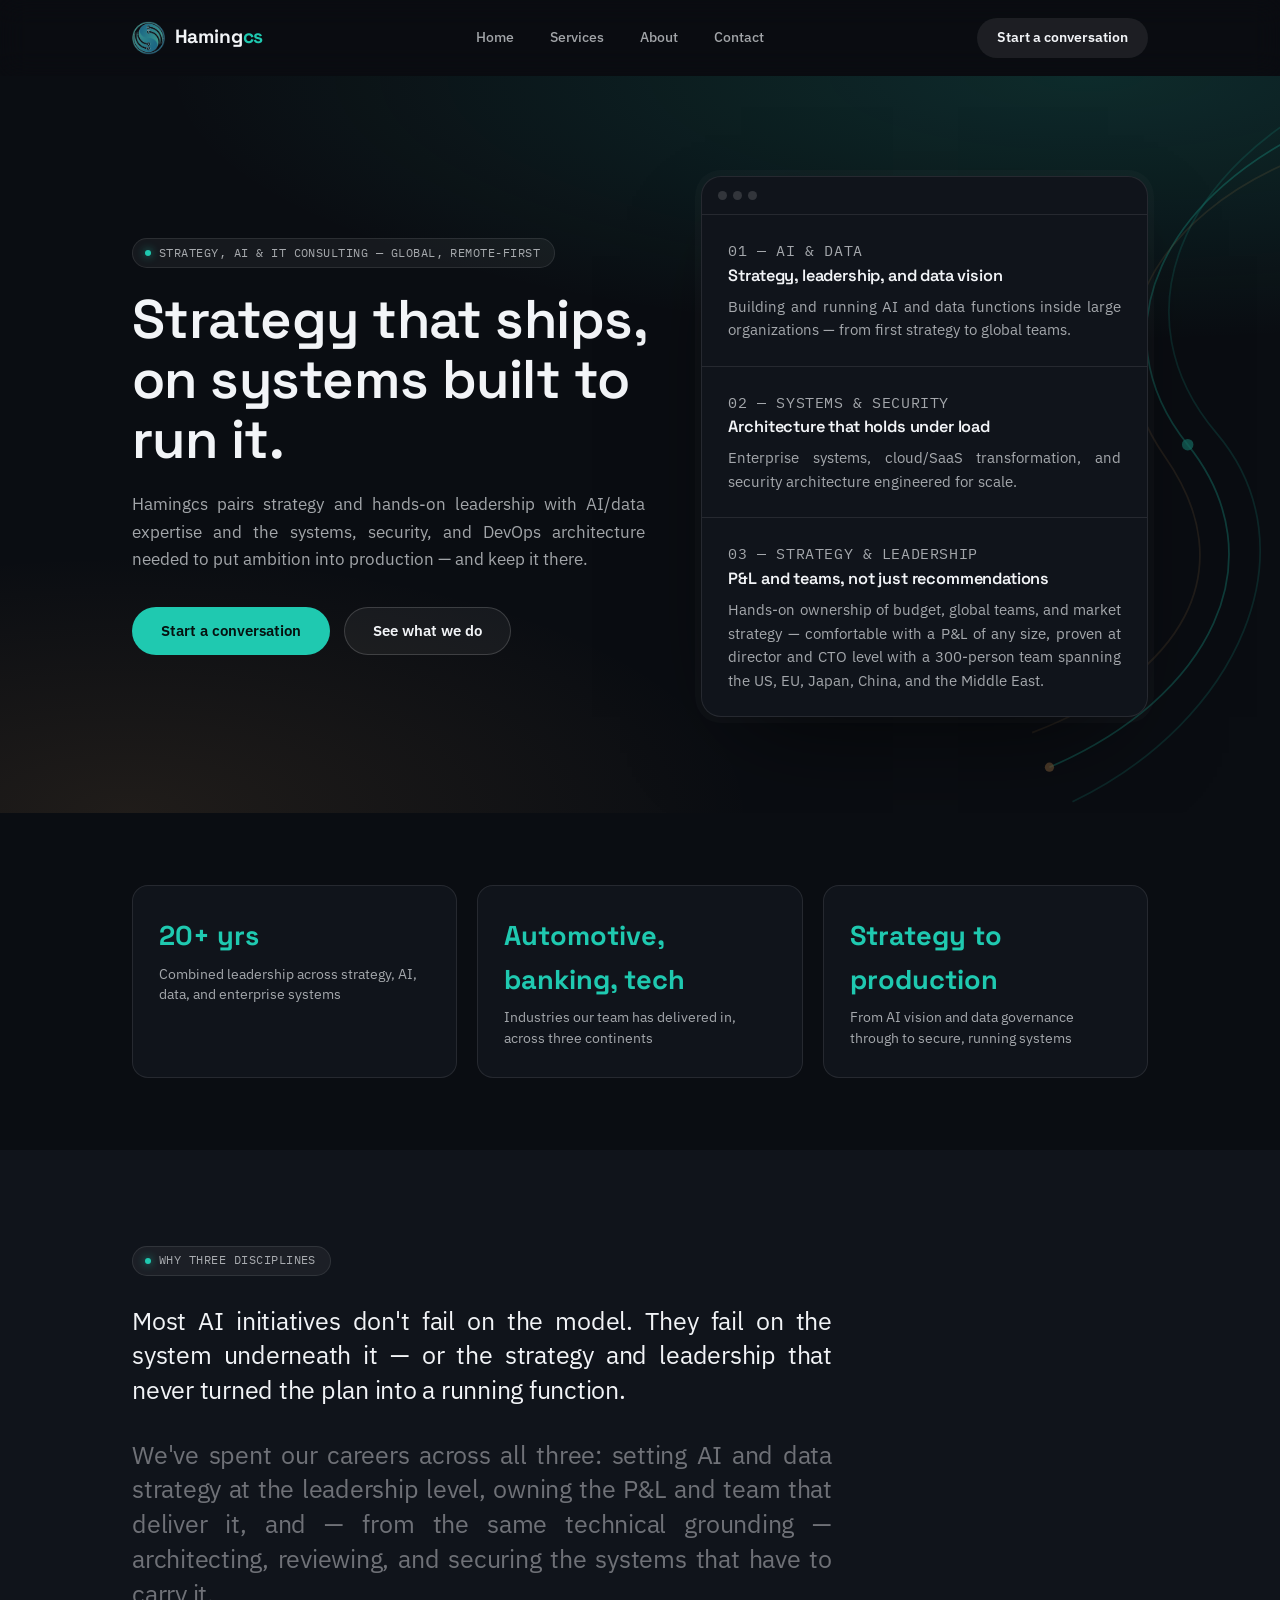
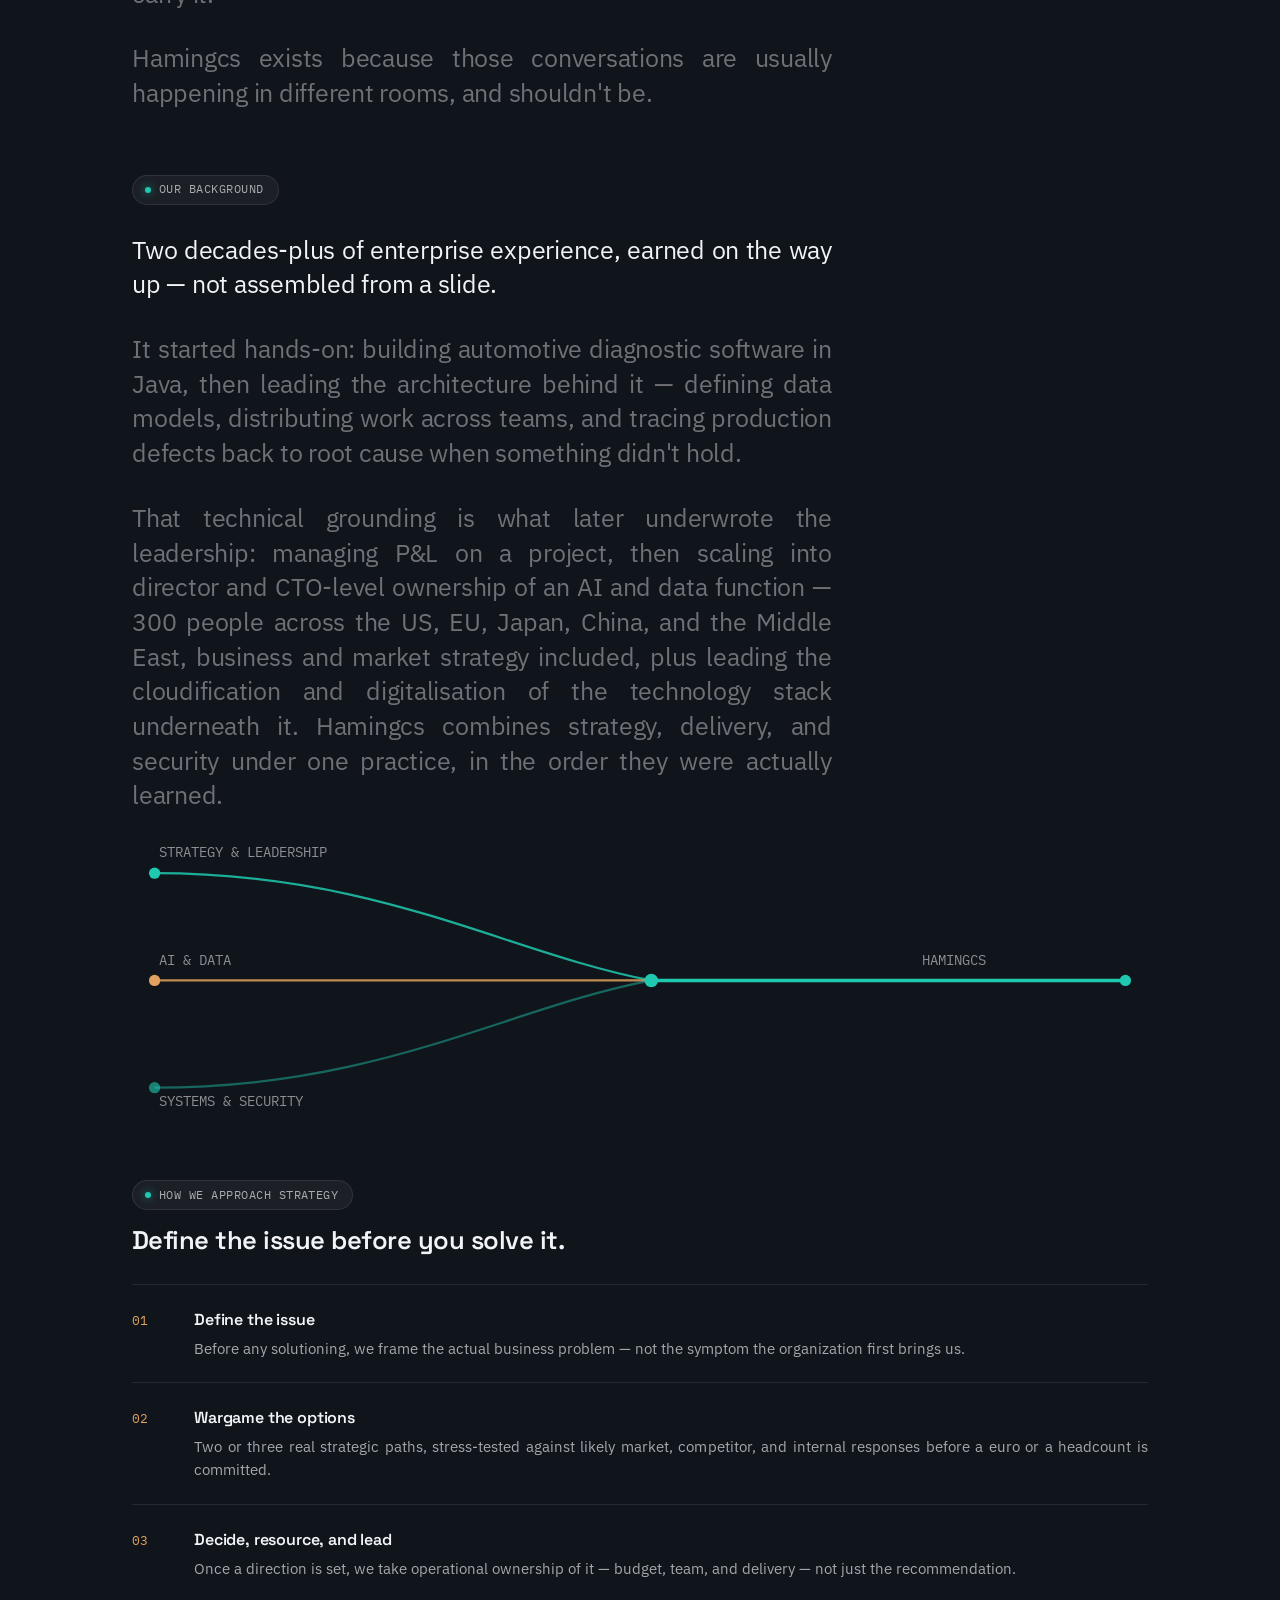
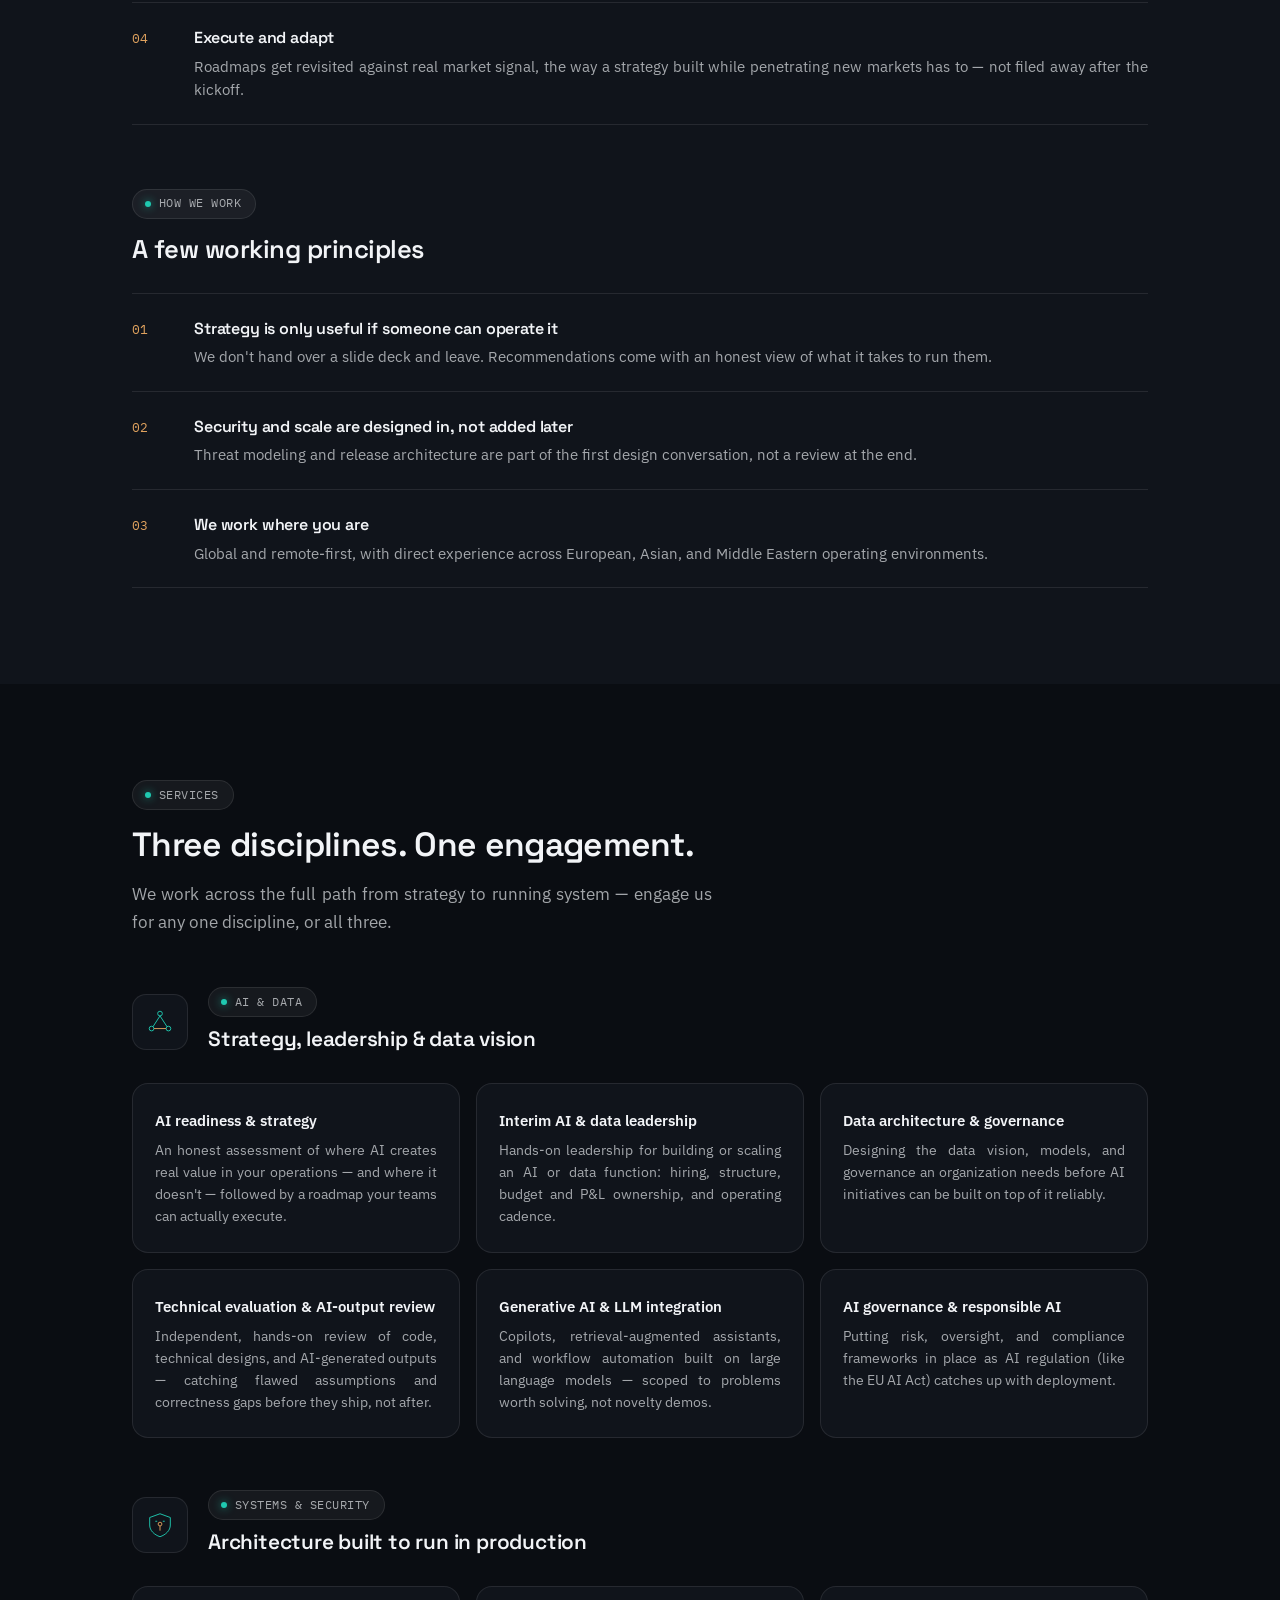
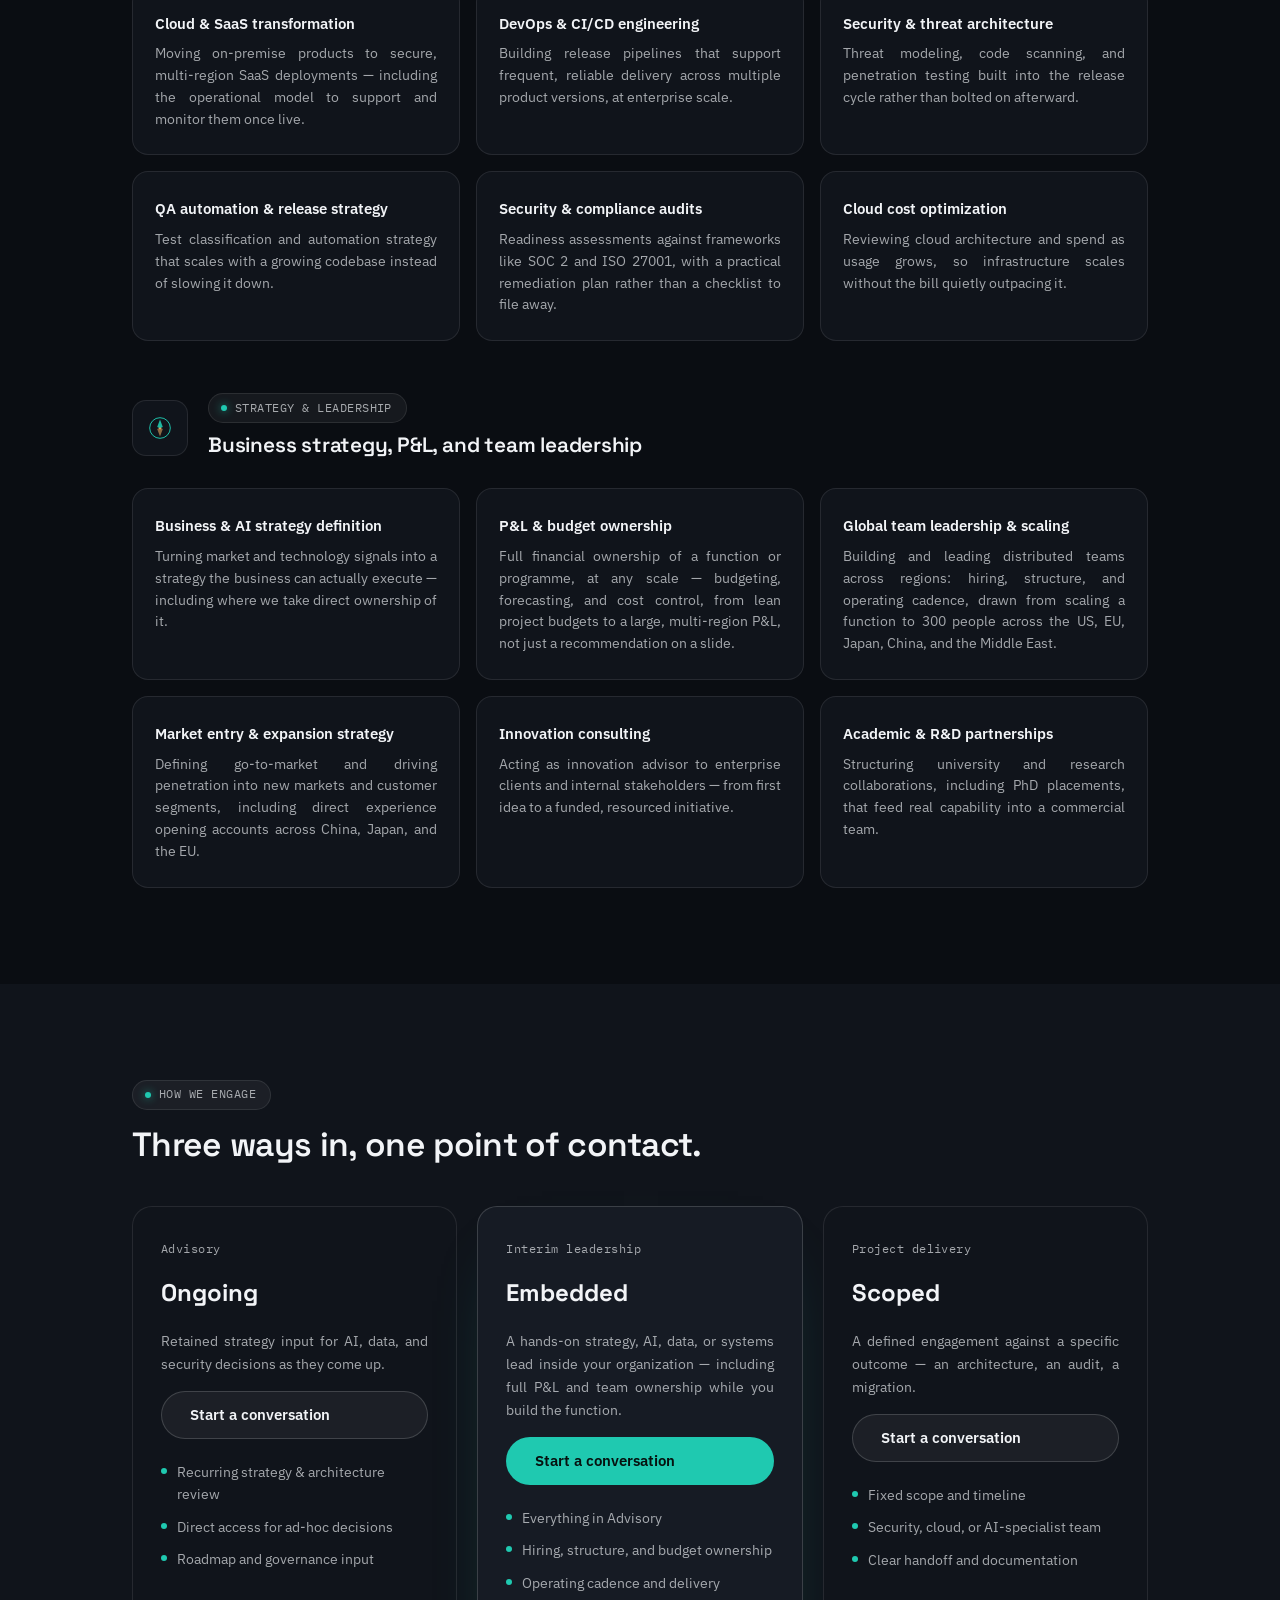
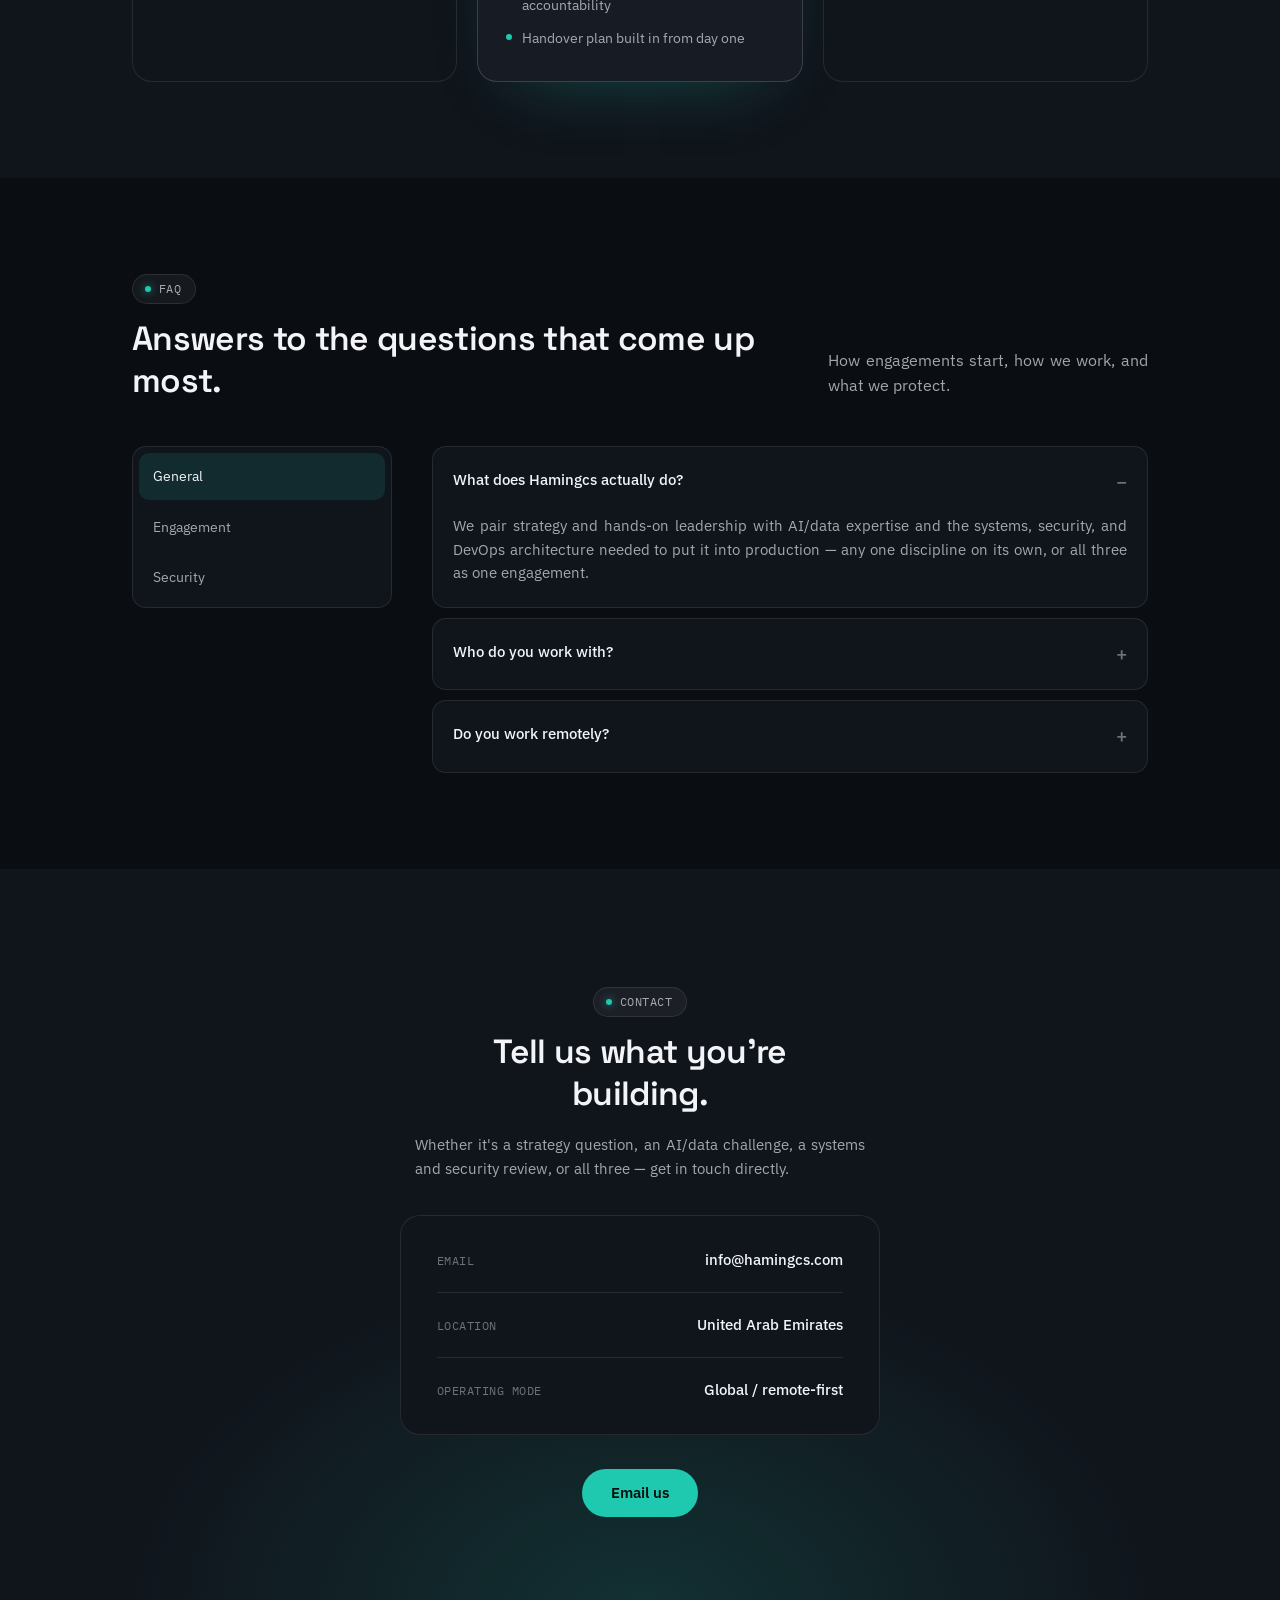
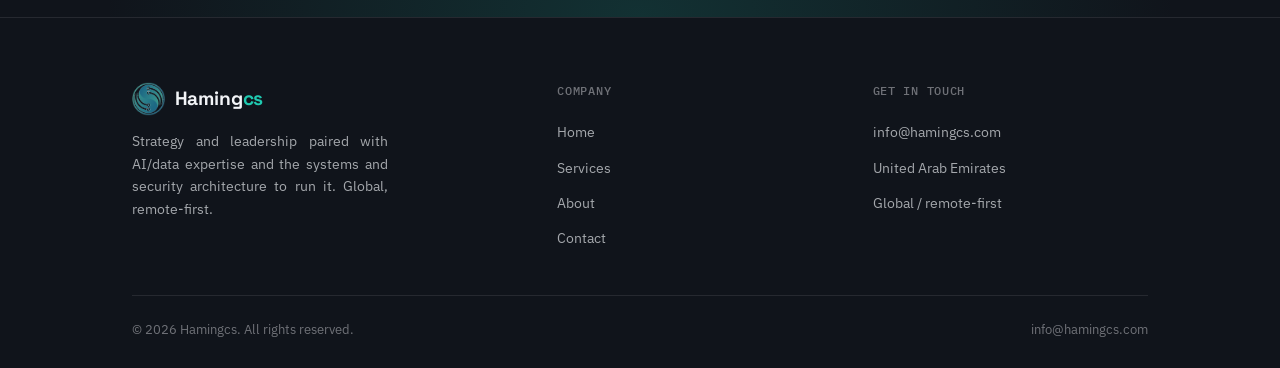
<file: index.html>
<!DOCTYPE html>
<html lang="en">
<head>
<meta charset="UTF-8">
<meta name="viewport" content="width=device-width, initial-scale=1.0">
<title>Hamingcs — AI, Data &amp; IT Strategy Consulting</title>
<meta name="description" content="Hamingcs pairs AI and data strategy with the systems, security, and DevOps architecture needed to run it — plus the leadership to own it. Global, remote-first.">
<link rel="canonical" href="https://hamingcs.com/">

<meta property="og:type" content="website">
<meta property="og:site_name" content="Hamingcs">
<meta property="og:url" content="https://hamingcs.com/">
<meta property="og:title" content="Hamingcs — AI, Data &amp; IT Strategy Consulting">
<meta property="og:description" content="Hamingcs pairs AI and data strategy with the systems, security, and DevOps architecture needed to run it — plus the leadership to own it. Global, remote-first.">
<meta property="og:image" content="https://hamingcs.com/logo-full.png">

<meta name="twitter:card" content="summary">
<meta name="twitter:title" content="Hamingcs — AI, Data &amp; IT Strategy Consulting">
<meta name="twitter:description" content="Hamingcs pairs AI and data strategy with the systems, security, and DevOps architecture needed to run it — plus the leadership to own it. Global, remote-first.">
<meta name="twitter:image" content="https://hamingcs.com/logo-full.png">

<link rel="icon" type="image/png" href="logo-icon.png">
<link rel="apple-touch-icon" href="logo-icon.png">
<link rel="stylesheet" href="styles.css">

<script type="application/ld+json">
{
  "@context": "https://schema.org",
  "@type": "ProfessionalService",
  "name": "Hamingcs",
  "description": "AI and data strategy paired with the systems, security, and DevOps architecture needed to run it, plus the leadership to own it. Global, remote-first AI & IT consulting.",
  "url": "https://hamingcs.com/",
  "logo": "https://hamingcs.com/logo-icon.png",
  "image": "https://hamingcs.com/logo-full.png",
  "email": "info@hamingcs.com",
  "address": {
    "@type": "PostalAddress",
    "addressCountry": "AE"
  },
  "areaServed": "Worldwide",
  "knowsAbout": ["AI strategy", "Data strategy", "Enterprise architecture", "Cloud and DevOps", "Security architecture", "AI governance"]
}
</script>
</head>
<body>

<div class="progress" aria-hidden="true"><div class="progress__bar" data-progress></div><div class="progress__head" data-progress-head></div></div>

<nav class="site-nav">
  <div class="wrap">
    <a href="#top" class="logo-mark">
      <img src="logo-icon.png" alt="Hamingcs logo">
      <span class="wordmark">Haming<span>cs</span></span>
    </a>
    <ul class="nav-links">
      <li><a href="#top">Home</a></li>
      <li><a href="#services">Services</a></li>
      <li><a href="#about">About</a></li>
      <li><a href="#contact">Contact</a></li>
    </ul>
    <a href="#contact" class="nav-cta">Start a conversation</a>
  </div>
</nav>

<header class="hero" id="top">
  <svg class="hero-bg-svg" viewBox="0 0 420 640" fill="none" xmlns="http://www.w3.org/2000/svg" aria-hidden="true">
    <path d="M 460 40 C 320 100, 260 220, 340 320 C 420 420, 360 540, 220 600" stroke="#1FC9B0" stroke-width="1.5" opacity="0.5"/>
    <path d="M 480 10 C 330 80, 280 210, 365 310 C 450 410, 385 560, 240 630" stroke="#1FC9B0" stroke-width="1.5" opacity="0.28"/>
    <path d="M 440 70 C 310 120, 250 230, 320 330 C 390 430, 335 520, 205 570" stroke="#E0A25E" stroke-width="1.5" opacity="0.22"/>
    <circle cx="340" cy="320" r="5" fill="#1FC9B0" opacity="0.7"/>
    <circle cx="220" cy="600" r="4" fill="#E0A25E" opacity="0.6"/>
    <circle cx="460" cy="40" r="4" fill="#1FC9B0" opacity="0.5"/>
  </svg>
  <div class="wrap split">
    <div>
      <p class="chip reveal"><span class="chip__dot"></span>STRATEGY, AI &amp; IT CONSULTING — GLOBAL, REMOTE-FIRST</p>
      <h1 class="reveal">Strategy that ships, on systems built to run it.</h1>
      <p class="lede reveal">Hamingcs pairs strategy and hands-on leadership with AI/data expertise and the systems, security, and DevOps architecture needed to put ambition into production — and keep it there.</p>
      <div class="hero-actions reveal">
        <a href="#contact" class="btn btn-primary">Start a conversation</a>
        <a href="#services" class="btn btn-ghost">See what we do</a>
      </div>
    </div>
    <div class="console reveal">
      <div class="console__bar"><span></span><span></span><span></span></div>
      <div class="pillar">
        <p class="pillar-label">01 — AI &amp; DATA</p>
        <h3>Strategy, leadership, and data vision</h3>
        <p>Building and running AI and data functions inside large organizations — from first strategy to global teams.</p>
      </div>
      <div class="pillar">
        <p class="pillar-label">02 — SYSTEMS &amp; SECURITY</p>
        <h3>Architecture that holds under load</h3>
        <p>Enterprise systems, cloud/SaaS transformation, and security architecture engineered for scale.</p>
      </div>
      <div class="pillar">
        <p class="pillar-label">03 — STRATEGY &amp; LEADERSHIP</p>
        <h3>P&amp;L and teams, not just recommendations</h3>
        <p>Hands-on ownership of budget, global teams, and market strategy — comfortable with a P&amp;L of any size, proven at director and CTO level with a 300-person team spanning the US, EU, Japan, China, and the Middle East.</p>
      </div>
    </div>
  </div>
</header>

<section class="block tight">
  <div class="wrap">
    <div class="stat-row">
      <div class="stat-card reveal">
        <div class="stat-num">20+ yrs</div>
        <div class="stat-label">Combined leadership across strategy, AI, data, and enterprise systems</div>
      </div>
      <div class="stat-card reveal">
        <div class="stat-num">Automotive, banking, tech</div>
        <div class="stat-label">Industries our team has delivered in, across three continents</div>
      </div>
      <div class="stat-card reveal">
        <div class="stat-num">Strategy to production</div>
        <div class="stat-label">From AI vision and data governance through to secure, running systems</div>
      </div>
    </div>
  </div>
</section>

<section class="block on-2" id="about">
  <div class="wrap">
    <p class="chip reveal"><span class="chip__dot"></span>WHY THREE DISCIPLINES</p>
    <div class="intro-stack">
      <p class="intro-p is-lead reveal">Most AI initiatives don't fail on the model. They fail on the system underneath it — or the strategy and leadership that never turned the plan into a running function.</p>
      <p class="intro-p reveal">We've spent our careers across all three: setting AI and data strategy at the leadership level, owning the P&amp;L and team that deliver it, and — from the same technical grounding — architecting, reviewing, and securing the systems that have to carry it.</p>
      <p class="intro-p reveal">Hamingcs exists because those conversations are usually happening in different rooms, and shouldn't be.</p>
    </div>

    <p class="chip reveal" style="margin-top: 64px;"><span class="chip__dot"></span>OUR BACKGROUND</p>
    <div class="intro-stack">
      <p class="intro-p is-lead reveal">Two decades-plus of enterprise experience, earned on the way up — not assembled from a slide.</p>
      <p class="intro-p reveal">It started hands-on: building automotive diagnostic software in Java, then leading the architecture behind it — defining data models, distributing work across teams, and tracing production defects back to root cause when something didn't hold.</p>
      <p class="intro-p reveal">That technical grounding is what later underwrote the leadership: managing P&amp;L on a project, then scaling into director and CTO-level ownership of an AI and data function — 300 people across the US, EU, Japan, China, and the Middle East, business and market strategy included, plus leading the cloudification and digitalisation of the technology stack underneath it. Hamingcs combines strategy, delivery, and security under one practice, in the order they were actually learned.</p>
    </div>

    <svg class="merge-illustration reveal" viewBox="0 0 900 240" fill="none" xmlns="http://www.w3.org/2000/svg" aria-hidden="true">
      <path d="M 20 25 C 220 25, 330 95, 460 120" stroke="#1FC9B0" stroke-width="2" opacity="0.85"/>
      <path d="M 20 120 C 220 120, 330 120, 460 120" stroke="#E0A25E" stroke-width="2" opacity="0.85"/>
      <path d="M 20 215 C 220 215, 330 145, 460 120" stroke="#1FC9B0" stroke-width="2" opacity="0.45"/>
      <path d="M 460 120 C 590 120, 690 120, 880 120" stroke="#1FC9B0" stroke-width="3"/>
      <circle cx="20" cy="25" r="5" fill="#1FC9B0"/>
      <circle cx="20" cy="120" r="5" fill="#E0A25E"/>
      <circle cx="20" cy="215" r="5" fill="#1FC9B0" opacity="0.6"/>
      <circle cx="460" cy="120" r="6" fill="#1FC9B0"/>
      <circle cx="880" cy="120" r="5" fill="#1FC9B0"/>
      <text x="24" y="11" font-family="IBM Plex Mono, monospace" font-size="12" fill="rgba(242,244,247,.55)">STRATEGY &amp; LEADERSHIP</text>
      <text x="24" y="106" font-family="IBM Plex Mono, monospace" font-size="12" fill="rgba(242,244,247,.55)">AI &amp; DATA</text>
      <text x="24" y="231" font-family="IBM Plex Mono, monospace" font-size="12" fill="rgba(242,244,247,.55)">SYSTEMS &amp; SECURITY</text>
      <text x="700" y="106" font-family="IBM Plex Mono, monospace" font-size="12" fill="rgba(242,244,247,.55)">HAMINGCS</text>
    </svg>

    <p class="chip reveal" style="margin-top: 64px;"><span class="chip__dot"></span>HOW WE APPROACH STRATEGY</p>
    <h2 class="h2 reveal" style="font-size: 1.6rem;">Define the issue before you solve it.</h2>
    <div style="margin-top: 28px;">
      <div class="principle reveal">
        <div class="principle-mark">01</div>
        <div>
          <h3>Define the issue</h3>
          <p>Before any solutioning, we frame the actual business problem — not the symptom the organization first brings us.</p>
        </div>
      </div>
      <div class="principle reveal">
        <div class="principle-mark">02</div>
        <div>
          <h3>Wargame the options</h3>
          <p>Two or three real strategic paths, stress-tested against likely market, competitor, and internal responses before a euro or a headcount is committed.</p>
        </div>
      </div>
      <div class="principle reveal">
        <div class="principle-mark">03</div>
        <div>
          <h3>Decide, resource, and lead</h3>
          <p>Once a direction is set, we take operational ownership of it — budget, team, and delivery — not just the recommendation.</p>
        </div>
      </div>
      <div class="principle reveal">
        <div class="principle-mark">04</div>
        <div>
          <h3>Execute and adapt</h3>
          <p>Roadmaps get revisited against real market signal, the way a strategy built while penetrating new markets has to — not filed away after the kickoff.</p>
        </div>
      </div>
    </div>

    <p class="chip reveal" style="margin-top: 64px;"><span class="chip__dot"></span>HOW WE WORK</p>
    <h2 class="h2 reveal" style="font-size: 1.6rem;">A few working principles</h2>
    <div style="margin-top: 28px;">
      <div class="principle reveal">
        <div class="principle-mark">01</div>
        <div>
          <h3>Strategy is only useful if someone can operate it</h3>
          <p>We don't hand over a slide deck and leave. Recommendations come with an honest view of what it takes to run them.</p>
        </div>
      </div>
      <div class="principle reveal">
        <div class="principle-mark">02</div>
        <div>
          <h3>Security and scale are designed in, not added later</h3>
          <p>Threat modeling and release architecture are part of the first design conversation, not a review at the end.</p>
        </div>
      </div>
      <div class="principle reveal">
        <div class="principle-mark">03</div>
        <div>
          <h3>We work where you are</h3>
          <p>Global and remote-first, with direct experience across European, Asian, and Middle Eastern operating environments.</p>
        </div>
      </div>
    </div>
  </div>
</section>

<section class="block" id="services">
  <div class="wrap">
    <p class="chip reveal"><span class="chip__dot"></span>SERVICES</p>
    <h2 class="h2 reveal">Three disciplines. One engagement.</h2>
    <p class="lede reveal" style="margin-top: 14px;">We work across the full path from strategy to running system — engage us for any one discipline, or all three.</p>

    <div class="service-group reveal" style="margin-top: 52px;">
      <div class="service-group-head">
        <div class="service-group-icon">
          <svg viewBox="0 0 64 64" fill="none" xmlns="http://www.w3.org/2000/svg" aria-hidden="true">
            <circle cx="32" cy="14" r="5" stroke="#1FC9B0" stroke-width="2"/>
            <circle cx="14" cy="46" r="5" stroke="#1FC9B0" stroke-width="2"/>
            <circle cx="50" cy="46" r="5" stroke="#1FC9B0" stroke-width="2"/>
            <path d="M 32 19 L 17 42" stroke="#1FC9B0" stroke-width="2"/>
            <path d="M 32 19 L 47 42" stroke="#1FC9B0" stroke-width="2"/>
            <path d="M 19 46 L 45 46" stroke="#E0A25E" stroke-width="2"/>
          </svg>
        </div>
        <div>
          <p class="chip"><span class="chip__dot"></span>AI &amp; DATA</p>
          <h3>Strategy, leadership &amp; data vision</h3>
        </div>
      </div>

      <div class="service-cards">
        <div class="service-card">
          <h4>AI readiness &amp; strategy</h4>
          <p>An honest assessment of where AI creates real value in your operations — and where it doesn't — followed by a roadmap your teams can actually execute.</p>
        </div>
        <div class="service-card">
          <h4>Interim AI &amp; data leadership</h4>
          <p>Hands-on leadership for building or scaling an AI or data function: hiring, structure, budget and P&amp;L ownership, and operating cadence.</p>
        </div>
        <div class="service-card">
          <h4>Data architecture &amp; governance</h4>
          <p>Designing the data vision, models, and governance an organization needs before AI initiatives can be built on top of it reliably.</p>
        </div>
        <div class="service-card">
          <h4>Technical evaluation &amp; AI-output review</h4>
          <p>Independent, hands-on review of code, technical designs, and AI-generated outputs — catching flawed assumptions and correctness gaps before they ship, not after.</p>
        </div>
        <div class="service-card">
          <h4>Generative AI &amp; LLM integration</h4>
          <p>Copilots, retrieval-augmented assistants, and workflow automation built on large language models — scoped to problems worth solving, not novelty demos.</p>
        </div>
        <div class="service-card">
          <h4>AI governance &amp; responsible AI</h4>
          <p>Putting risk, oversight, and compliance frameworks in place as AI regulation (like the EU AI Act) catches up with deployment.</p>
        </div>
      </div>
    </div>

    <div class="service-group reveal" style="margin-top: 52px;">
      <div class="service-group-head">
        <div class="service-group-icon">
          <svg viewBox="0 0 64 64" fill="none" xmlns="http://www.w3.org/2000/svg" aria-hidden="true">
            <path d="M 32 8 L 54 16 V 32 C 54 44, 44 53, 32 57 C 20 53, 10 44, 10 32 V 16 Z" stroke="#1FC9B0" stroke-width="2" stroke-linejoin="round"/>
            <circle cx="32" cy="30" r="4" stroke="#E0A25E" stroke-width="2"/>
            <path d="M 32 34 V 44" stroke="#E0A25E" stroke-width="2"/>
            <path d="M 22 24 H 26" stroke="#1FC9B0" stroke-width="2"/>
            <path d="M 38 24 H 42" stroke="#1FC9B0" stroke-width="2"/>
          </svg>
        </div>
        <div>
          <p class="chip"><span class="chip__dot"></span>SYSTEMS &amp; SECURITY</p>
          <h3>Architecture built to run in production</h3>
        </div>
      </div>

      <div class="service-cards">
        <div class="service-card">
          <h4>Cloud &amp; SaaS transformation</h4>
          <p>Moving on-premise products to secure, multi-region SaaS deployments — including the operational model to support and monitor them once live.</p>
        </div>
        <div class="service-card">
          <h4>DevOps &amp; CI/CD engineering</h4>
          <p>Building release pipelines that support frequent, reliable delivery across multiple product versions, at enterprise scale.</p>
        </div>
        <div class="service-card">
          <h4>Security &amp; threat architecture</h4>
          <p>Threat modeling, code scanning, and penetration testing built into the release cycle rather than bolted on afterward.</p>
        </div>
        <div class="service-card">
          <h4>QA automation &amp; release strategy</h4>
          <p>Test classification and automation strategy that scales with a growing codebase instead of slowing it down.</p>
        </div>
        <div class="service-card">
          <h4>Security &amp; compliance audits</h4>
          <p>Readiness assessments against frameworks like SOC 2 and ISO 27001, with a practical remediation plan rather than a checklist to file away.</p>
        </div>
        <div class="service-card">
          <h4>Cloud cost optimization</h4>
          <p>Reviewing cloud architecture and spend as usage grows, so infrastructure scales without the bill quietly outpacing it.</p>
        </div>
      </div>
    </div>

    <div class="service-group reveal" style="margin-top: 52px;">
      <div class="service-group-head">
        <div class="service-group-icon">
          <svg viewBox="0 0 64 64" fill="none" xmlns="http://www.w3.org/2000/svg" aria-hidden="true">
            <circle cx="32" cy="32" r="22" stroke="#1FC9B0" stroke-width="2"/>
            <circle cx="32" cy="32" r="3" fill="#E0A25E"/>
            <path d="M 32 14 L 38 30 L 32 32 L 26 30 Z" fill="#1FC9B0" opacity="0.9"/>
            <path d="M 32 50 L 26 34 L 32 32 L 38 34 Z" fill="#E0A25E" opacity="0.6"/>
          </svg>
        </div>
        <div>
          <p class="chip"><span class="chip__dot"></span>STRATEGY &amp; LEADERSHIP</p>
          <h3>Business strategy, P&amp;L, and team leadership</h3>
        </div>
      </div>

      <div class="service-cards">
        <div class="service-card">
          <h4>Business &amp; AI strategy definition</h4>
          <p>Turning market and technology signals into a strategy the business can actually execute — including where we take direct ownership of it.</p>
        </div>
        <div class="service-card">
          <h4>P&amp;L &amp; budget ownership</h4>
          <p>Full financial ownership of a function or programme, at any scale — budgeting, forecasting, and cost control, from lean project budgets to a large, multi-region P&amp;L, not just a recommendation on a slide.</p>
        </div>
        <div class="service-card">
          <h4>Global team leadership &amp; scaling</h4>
          <p>Building and leading distributed teams across regions: hiring, structure, and operating cadence, drawn from scaling a function to 300 people across the US, EU, Japan, China, and the Middle East.</p>
        </div>
        <div class="service-card">
          <h4>Market entry &amp; expansion strategy</h4>
          <p>Defining go-to-market and driving penetration into new markets and customer segments, including direct experience opening accounts across China, Japan, and the EU.</p>
        </div>
        <div class="service-card">
          <h4>Innovation consulting</h4>
          <p>Acting as innovation advisor to enterprise clients and internal stakeholders — from first idea to a funded, resourced initiative.</p>
        </div>
        <div class="service-card">
          <h4>Academic &amp; R&amp;D partnerships</h4>
          <p>Structuring university and research collaborations, including PhD placements, that feed real capability into a commercial team.</p>
        </div>
      </div>
    </div>
  </div>
</section>

<section class="block on-2" id="engage">
  <div class="wrap">
    <div class="reveal">
      <p class="chip"><span class="chip__dot"></span>HOW WE ENGAGE</p>
      <h2 class="h2">Three ways in, one point of contact.</h2>
    </div>
    <div class="plans-grid reveal" style="margin-top: 40px;">
      <div class="plan">
        <div class="plan__label">Advisory</div>
        <div class="plan__mode">Ongoing</div>
        <p class="plan__blurb">Retained strategy input for AI, data, and security decisions as they come up.</p>
        <a href="#contact" class="btn btn-ghost">Start a conversation</a>
        <ul class="plan__rows">
          <li>Recurring strategy &amp; architecture review</li>
          <li>Direct access for ad-hoc decisions</li>
          <li>Roadmap and governance input</li>
        </ul>
      </div>
      <div class="plan plan--raised">
        <div class="plan__label">Interim leadership</div>
        <div class="plan__mode">Embedded</div>
        <p class="plan__blurb">A hands-on strategy, AI, data, or systems lead inside your organization — including full P&amp;L and team ownership while you build the function.</p>
        <a href="#contact" class="btn btn-primary">Start a conversation</a>
        <ul class="plan__rows">
          <li>Everything in Advisory</li>
          <li>Hiring, structure, and budget ownership</li>
          <li>Operating cadence and delivery accountability</li>
          <li>Handover plan built in from day one</li>
        </ul>
      </div>
      <div class="plan">
        <div class="plan__label">Project delivery</div>
        <div class="plan__mode">Scoped</div>
        <p class="plan__blurb">A defined engagement against a specific outcome — an architecture, an audit, a migration.</p>
        <a href="#contact" class="btn btn-ghost">Start a conversation</a>
        <ul class="plan__rows">
          <li>Fixed scope and timeline</li>
          <li>Security, cloud, or AI-specialist team</li>
          <li>Clear handoff and documentation</li>
        </ul>
      </div>
    </div>
  </div>
</section>

<section class="block" id="faq">
  <div class="wrap">
    <div class="section-head reveal">
      <div>
        <p class="chip"><span class="chip__dot"></span>FAQ</p>
        <h2 class="h2">Answers to the questions that come up most.</h2>
      </div>
      <p class="section-head__p">How engagements start, how we work, and what we protect.</p>
    </div>

    <div class="faq-grid reveal">
      <div class="faq-tabs" data-tabs="faq">
        <button class="is-active" data-tab="general">General</button>
        <button data-tab="engagement">Engagement</button>
        <button data-tab="security">Security</button>
      </div>
      <div data-tabset="faq">
        <div class="faq-set is-active" data-tabpanel="general">
          <details class="qa" open><summary>What does Hamingcs actually do?<span></span></summary><div class="qa__a">We pair strategy and hands-on leadership with AI/data expertise and the systems, security, and DevOps architecture needed to put it into production — any one discipline on its own, or all three as one engagement.</div></details>
          <details class="qa"><summary>Who do you work with?</summary><div class="qa__a">Mid-size to large organizations, primarily in automotive, banking, and technology, who need senior leadership on AI/data or enterprise systems without a full-time hire.</div></details>
          <details class="qa"><summary>Do you work remotely?</summary><div class="qa__a">Yes — Hamingcs is global and remote-first, with direct experience across European, Asian, and Middle Eastern operating environments. On-site work is available where an engagement calls for it.</div></details>
        </div>
        <div class="faq-set" data-tabpanel="engagement">
          <details class="qa" open><summary>How does an engagement start?</summary><div class="qa__a">With a conversation about what you're building and where it's stuck. From there we scope whether it's advisory, interim leadership, or a defined project.</div></details>
          <details class="qa"><summary>Can you cover strategy, AI, and systems architecture together?</summary><div class="qa__a">Yes — that overlap is the reason Hamingcs exists. Engage us for any one discipline on its own, or all three under one point of contact.</div></details>
          <details class="qa"><summary>Can you take P&amp;L or leadership ownership, not just advise?</summary><div class="qa__a">Yes — interim leadership engagements can include full P&amp;L and team ownership at any scale, not just advisory input, drawn from direct experience running budgets from focused projects up to a large, multi-region P&amp;L and a 300-person team across the US, EU, Japan, China, and the Middle East.</div></details>
          <details class="qa"><summary>Do you work on retainer or fixed scope?</summary><div class="qa__a">Both. Advisory is typically ongoing, interim leadership is embedded for a defined period, and project delivery is scoped and timelined up front.</div></details>
        </div>
        <div class="faq-set" data-tabpanel="security">
          <details class="qa" open><summary>Do you work under NDA?</summary><div class="qa__a">Yes, as standard. Confidentiality and data-handling terms are agreed before any engagement begins.</div></details>
          <details class="qa"><summary>Do you help with compliance frameworks?</summary><div class="qa__a">Yes — including readiness assessments against SOC 2 and ISO 27001, and AI governance work as regulation such as the EU AI Act catches up with deployment.</div></details>
          <details class="qa"><summary>Is security part of the AI work too?</summary><div class="qa__a">It has to be. Threat modeling and release architecture are part of the first design conversation on every engagement, not a review bolted on at the end.</div></details>
        </div>
      </div>
    </div>
  </div>
</section>

<section class="cta" id="contact">
  <div class="wrap">
    <p class="chip reveal"><span class="chip__dot"></span>CONTACT</p>
    <h2 class="h2 reveal">Tell us what you're building.</h2>
    <p class="reveal">Whether it's a strategy question, an AI/data challenge, a systems and security review, or all three — get in touch directly.</p>

    <div class="contact-card reveal" style="margin-top: 34px; width: 100%; max-width: 480px; text-align: left;">
      <div class="contact-line">
        <span class="label">EMAIL</span>
        <span class="value"><a href="mailto:info@hamingcs.com">info@hamingcs.com</a></span>
      </div>
      <div class="contact-line">
        <span class="label">LOCATION</span>
        <span class="value">United Arab Emirates</span>
      </div>
      <div class="contact-line">
        <span class="label">OPERATING MODE</span>
        <span class="value">Global / remote-first</span>
      </div>
    </div>

    <a href="mailto:info@hamingcs.com" class="btn btn-primary reveal">Email us</a>
  </div>
</section>

<footer class="site-footer">
  <div class="wrap">
    <div class="footer-grid">
      <div class="footer-brand">
        <span class="logo-mark">
          <img src="logo-icon.png" alt="Hamingcs logo" class="footer-logo">
          <span class="wordmark">Haming<span>cs</span></span>
        </span>
        <p>Strategy and leadership paired with AI/data expertise and the systems and security architecture to run it. Global, remote-first.</p>
      </div>
      <div class="footer-col">
        <h5>Company</h5>
        <a href="#top">Home</a>
        <a href="#services">Services</a>
        <a href="#about">About</a>
        <a href="#contact">Contact</a>
      </div>
      <div class="footer-col">
        <h5>Get in touch</h5>
        <a href="mailto:info@hamingcs.com">info@hamingcs.com</a>
        <span>United Arab Emirates</span>
        <span>Global / remote-first</span>
      </div>
    </div>
    <div class="footer-bottom">
      <span>© 2026 Hamingcs. All rights reserved.</span>
      <span>info@hamingcs.com</span>
    </div>
  </div>
</footer>

<script src="site.js"></script>
</body>
</html>
</file>
<file: styles.css>
/* Hamingcs — shared styles
   Base: near-black + off-white. Teal is the primary accent, copper a secondary highlight. */

@import url('https://fonts.googleapis.com/css2?family=Space+Grotesk:wght@500;600;700&family=IBM+Plex+Sans:wght@400;500;600&family=IBM+Plex+Mono:wght@400;500&display=swap');

:root {
  --bg: #0A0D12;
  --bg-2: #10141B;
  --bg-3: #161B24;
  --line: rgba(255,255,255,.09);
  --line-2: rgba(255,255,255,.16);
  --fg: #F2F4F7;
  --fg-2: rgba(242,244,247,.66);
  --fg-3: rgba(242,244,247,.42);
  --fg-4: rgba(242,244,247,.22);
  --teal: #1FC9B0;
  --teal-deep: #0F6B63;
  --copper: #E0A25E;
  --white: #FFFFFF;
  --sans: 'IBM Plex Sans', -apple-system, sans-serif;
  --display: 'Space Grotesk', -apple-system, sans-serif;
  --mono: 'IBM Plex Mono', ui-monospace, monospace;
  --container: 1080px;
  --nav-h: 76px;
  --ease: cubic-bezier(.22, 1, .36, 1);
}

* { box-sizing: border-box; }

html { scroll-behavior: smooth; }
[id] { scroll-margin-top: 96px; }

body {
  margin: 0;
  background: var(--bg);
  color: var(--fg);
  font-family: var(--sans);
  font-size: 15px;
  line-height: 1.6;
  -webkit-font-smoothing: antialiased;
  text-rendering: optimizeLegibility;
}

::selection { background: var(--teal); color: #06110F; }

a { color: inherit; text-decoration: none; }
img { display: block; max-width: 100%; }
button { font: inherit; color: inherit; background: none; border: 0; cursor: pointer; padding: 0; }
h1, h2, h3, h4, p { margin: 0; }

.wrap { max-width: var(--container); margin: 0 auto; padding: 0 32px; }

/* ---------- chips ---------- */

.chip {
  display: inline-flex; align-items: center; gap: 8px; height: 30px; padding: 0 14px 0 12px;
  border-radius: 999px; background: rgba(255,255,255,.05); border: 1px solid var(--line);
  font-family: var(--mono); font-size: .74rem; letter-spacing: .04em; color: var(--fg-2);
}
.chip__dot { width: 6px; height: 6px; border-radius: 50%; background: var(--teal); box-shadow: 0 0 8px rgba(31,201,176,.75); flex: none; }

/* ---------- headings ---------- */

h1, h2, h3 {
  font-family: var(--display);
  font-weight: 600;
  letter-spacing: -.01em;
  color: var(--fg);
}

.h2 { font-size: 2.1rem; line-height: 1.25; letter-spacing: -.02em; margin-top: 14px; }
.h2__b { color: var(--fg-3); display: block; }

.lede { font-size: 1.08rem; line-height: 1.6; color: var(--fg-2); max-width: 58ch; }

.section-head {
  display: grid; grid-template-columns: 1fr 320px; gap: 40px; align-items: end; margin-bottom: 44px;
}
.section-head__p { font-size: .98rem; line-height: 1.6; color: var(--fg-2); padding-bottom: 4px; }

/* ---------- justified description copy ---------- */

.lede, .intro-p, .section-head__p, .service-card p, .plan__blurb,
.qa__a, .principle p, .pillar p, .footer-brand p, .cta p {
  text-align: justify;
  text-justify: inter-word;
  hyphens: auto;
}

/* ---------- buttons ---------- */

.btn {
  display: inline-flex; align-items: center; gap: 8px; height: 48px; padding: 0 28px;
  border-radius: 999px; font-weight: 600; font-size: .92rem; border: 1px solid transparent;
  transition: transform .25s var(--ease), background .25s, border-color .25s, box-shadow .25s;
  white-space: nowrap;
}
.btn-primary { background: var(--teal); color: #06110F; }
.btn-primary:hover { background: #3EE0C6; transform: translateY(-1px); box-shadow: 0 12px 30px -12px rgba(31,201,176,.55); }

.btn-ghost { background: rgba(255,255,255,.05); border-color: var(--line-2); color: var(--fg); }
.btn-ghost:hover { background: rgba(255,255,255,.09); border-color: var(--fg-4); }

/* ---------- nav ---------- */

.site-nav {
  position: sticky; top: 0; z-index: 50; height: var(--nav-h);
  background: rgba(10,13,18,.6); backdrop-filter: blur(14px); -webkit-backdrop-filter: blur(14px);
  border-bottom: 1px solid transparent; transition: background .3s, border-color .3s;
}
.site-nav.is-scrolled { background: rgba(10,13,18,.86); border-bottom-color: var(--line); }

.site-nav .wrap { display: flex; align-items: center; justify-content: space-between; height: 100%; gap: 24px; }

.logo-mark { display: flex; align-items: center; gap: 10px; }
.logo-mark img { height: 34px; width: auto; display: block; }

.wordmark { font-family: var(--display); font-weight: 700; font-size: 1.2rem; letter-spacing: -.01em; color: var(--fg); }
.wordmark span { color: var(--teal); }

.footer-logo { height: 28px; width: auto; display: block; }

.nav-links { display: flex; gap: 4px; list-style: none; margin: 0; padding: 0; font-size: .88rem; font-weight: 500; }
.nav-links a { color: var(--fg-2); padding: 9px 16px; border-radius: 999px; transition: color .2s, background .2s; }
.nav-links a:hover { color: var(--fg); background: rgba(255,255,255,.06); }
.nav-links a[aria-current="page"] { color: var(--fg); background: rgba(31,201,176,.12); }

.nav-cta { display: inline-flex; align-items: center; height: 40px; padding: 0 20px; border-radius: 999px;
  background: rgba(255,255,255,.08); font-size: .86rem; font-weight: 600; transition: background .25s; }
.nav-cta:hover { background: rgba(255,255,255,.15); }

/* ---------- hero ---------- */

.hero { position: relative; overflow: hidden; background: var(--bg); padding: 100px 0 96px; }
.hero::before {
  content: ''; position: absolute; inset: 0; z-index: 0;
  background: radial-gradient(120% 60% at 85% 0%, rgba(31,201,176,.16), rgba(31,201,176,0) 60%),
              radial-gradient(70% 50% at 10% 100%, rgba(224,162,94,.10), rgba(224,162,94,0) 70%);
}
.hero .wrap { position: relative; z-index: 1; }

.hero-bg-svg { position: absolute; top: 0; right: 0; height: 100%; width: auto; opacity: .5; z-index: 0; pointer-events: none; }

.hero .chip { margin-bottom: 22px; }
.hero h1 { font-size: clamp(2.3rem, 4.4vw, 3.4rem); line-height: 1.1; max-width: 15ch; }
.hero .lede { margin-top: 20px; }

.hero-actions { display: flex; gap: 14px; margin-top: 34px; flex-wrap: wrap; }

.page-hero { padding: 64px 0 56px; }
.page-hero h1 { max-width: 22ch; font-size: clamp(2rem, 4vw, 2.6rem); }

.split { display: grid; grid-template-columns: 1.15fr 1fr; gap: 56px; align-items: center; }

/* ---------- console panel (hero graphic) ---------- */

.console {
  border-radius: 20px; overflow: clip; background: var(--bg-2); border: 1px solid var(--line);
  box-shadow: 0 40px 100px -40px rgba(0,0,0,.7), 0 0 0 6px rgba(255,255,255,.02);
}
.console__bar { display: flex; gap: 6px; padding: 14px 16px; border-bottom: 1px solid var(--line); }
.console__bar span { width: 9px; height: 9px; border-radius: 50%; background: rgba(255,255,255,.14); }

.pillar { padding: 24px 26px; }
.pillar + .pillar { border-top: 1px solid var(--line); }
.pillar-label { font-family: var(--mono); font-size: .72rem; letter-spacing: .04em; color: var(--teal); margin-bottom: 8px; }
.pillar h3 { font-size: 1.02rem; margin-bottom: 6px; }
.pillar p { margin: 0; color: var(--fg-2); font-size: .92rem; }

/* ---------- sections ---------- */

section.block { padding: 96px 0; }
section.block.tight { padding: 72px 0; }
section.block.on-2 { background: var(--bg-2); }

.two-col { display: grid; grid-template-columns: 1fr 1fr; gap: 56px; }

/* stat row */

.stat-row { display: grid; grid-template-columns: repeat(3, 1fr); gap: 20px; }
.stat-card {
  padding: 28px 26px; border-radius: 16px; background: var(--bg-2); border: 1px solid var(--line);
}
.stat-num { font-family: var(--display); font-size: 1.7rem; font-weight: 700; color: var(--teal); }
.stat-label { font-size: .86rem; color: var(--fg-2); margin-top: 6px; line-height: 1.5; }

/* intro statement */

.intro-stack { max-width: 700px; }
.intro-p { font-size: 1.55rem; line-height: 1.4; letter-spacing: -.01em; color: var(--fg-3); margin-top: 30px; transition: color .3s; }
.intro-p:first-of-type { margin-top: 28px; }
.intro-p.is-lead { color: var(--fg); }

/* ---------- service groups &amp; cards ---------- */

.service-group-head { display: flex; align-items: center; gap: 20px; margin-bottom: 26px; }
.service-group-icon {
  flex: none; width: 56px; height: 56px; border-radius: 14px; background: var(--bg-2); border: 1px solid var(--line);
  display: flex; align-items: center; justify-content: center;
}
.service-group-icon svg { width: 30px; height: 30px; }
.service-group-head .chip { margin-bottom: 6px; }
.service-group-head h3 { font-size: 1.3rem; }

.service-cards { display: grid; grid-template-columns: repeat(3, 1fr); gap: 16px; }
.service-card {
  padding: 24px 22px; border-radius: 16px; background: var(--bg-2); border: 1px solid var(--line);
  transition: border-color .2s, transform .2s;
}
.service-card:hover { border-color: var(--line-2); transform: translateY(-2px); }
.service-card h4 { font-size: .96rem; font-weight: 600; margin: 0 0 8px; color: var(--fg); }
.service-card p { margin: 0; color: var(--fg-2); font-size: .88rem; line-height: 1.55; }

/* ---------- plans / engagement models ---------- */

.plans-grid { display: grid; grid-template-columns: repeat(3, 1fr); gap: 20px; }
.plan {
  padding: 32px 28px; border-radius: 20px; background: var(--bg-2); border: 1px solid var(--line);
  display: flex; flex-direction: column; gap: 16px;
}
.plan--raised { background: var(--bg-3); border-color: var(--line-2); box-shadow: 0 30px 70px -40px rgba(31,201,176,.35); }
.plan__label { font-family: var(--mono); font-size: .76rem; letter-spacing: .04em; color: var(--fg-2); }
.plan__mode { font-family: var(--display); font-size: 1.5rem; font-weight: 700; color: var(--fg); }
.plan__blurb { color: var(--fg-2); font-size: .9rem; margin: 0; }
.plan__rows { list-style: none; margin: 6px 0 0; padding: 0; display: flex; flex-direction: column; gap: 10px; }
.plan__rows li { display: flex; gap: 10px; font-size: .88rem; color: var(--fg-2); }
.plan__rows li::before { content: ''; flex: none; width: 6px; height: 6px; margin-top: 7px; border-radius: 50%; background: var(--teal); }

/* ---------- FAQ ---------- */

.faq-grid { display: grid; grid-template-columns: 260px 1fr; gap: 40px; align-items: start; }
.faq-tabs { display: flex; flex-direction: column; gap: 4px; padding: 6px; border-radius: 14px; background: var(--bg-2); border: 1px solid var(--line); }
.faq-tabs button { padding: 12px 14px; border-radius: 10px; font-size: .88rem; color: var(--fg-2); text-align: left; transition: background .2s, color .2s; }
.faq-tabs button.is-active { background: rgba(31,201,176,.12); color: var(--fg); }
.faq-tabs button:hover { color: var(--fg); }

.faq-set { display: none; flex-direction: column; gap: 10px; }
.faq-set.is-active { display: flex; }

.qa { border: 1px solid var(--line); border-radius: 14px; padding: 4px 20px; background: var(--bg-2); }
.qa summary { list-style: none; padding: 16px 0; font-weight: 500; font-size: .96rem; cursor: pointer; display: flex; justify-content: space-between; gap: 16px; }
.qa summary::-webkit-details-marker { display: none; }
.qa summary::after { content: '+'; color: var(--fg-3); font-size: 1.2rem; flex: none; }
.qa[open] summary::after { content: '\2212'; }
.qa__a { padding: 0 0 18px; color: var(--fg-2); font-size: .92rem; line-height: 1.6; }

/* ---------- CTA ---------- */

.cta { position: relative; overflow: hidden; padding: 100px 0; text-align: center; background: var(--bg-2); }
.cta::before {
  content: ''; position: absolute; inset: 0; z-index: 0;
  background: radial-gradient(60% 70% at 50% 100%, rgba(31,201,176,.16), rgba(31,201,176,0) 70%);
}
.cta .wrap { position: relative; z-index: 1; display: flex; flex-direction: column; align-items: center; }
.cta .h2 { max-width: 16ch; }
.cta p { color: var(--fg-2); max-width: 50ch; margin: 18px auto 0; }
.cta .btn { margin-top: 34px; }

/* ---------- about principles ---------- */

.principle { display: grid; grid-template-columns: 44px 1fr; gap: 18px; padding: 22px 0; border-top: 1px solid var(--line); }
.principle:last-child { border-bottom: 1px solid var(--line); }
.principle-mark { font-family: var(--mono); color: var(--copper); font-size: .82rem; padding-top: 3px; }
.principle h3 { font-size: 1rem; margin-bottom: 4px; }
.principle p { margin: 0; color: var(--fg-2); font-size: .92rem; }

.merge-illustration { width: 100%; height: auto; margin-top: 32px; display: block; }

/* ---------- contact ---------- */

.contact-card { border: 1px solid var(--line); border-radius: 20px; padding: 12px 36px; background: var(--bg-2); }
.contact-line { display: flex; justify-content: space-between; align-items: baseline; padding: 20px 0; border-top: 1px solid var(--line); gap: 20px; }
.contact-line:first-child { border-top: none; }
.contact-line .label { font-family: var(--mono); font-size: .74rem; letter-spacing: .04em; color: var(--fg-3); }
.contact-line .value { font-weight: 500; }

/* ---------- footer ---------- */

footer.site-footer { background: var(--bg-2); border-top: 1px solid var(--line); padding: 64px 0 28px; }
.footer-grid { display: grid; grid-template-columns: 1.4fr 1fr 1fr; gap: 40px; padding-bottom: 40px; }
.footer-brand p { color: var(--fg-2); font-size: .88rem; margin-top: 14px; max-width: 32ch; }
.footer-col h5 { font-family: var(--mono); font-size: .72rem; letter-spacing: .06em; color: var(--fg-3); margin: 0 0 14px; font-weight: 500; text-transform: uppercase; }
.footer-col a, .footer-col span { display: block; color: var(--fg-2); font-size: .9rem; padding: 6px 0; }
.footer-col a:hover { color: var(--fg); }
.footer-bottom { display: flex; justify-content: space-between; padding-top: 24px; border-top: 1px solid var(--line); font-size: .8rem; color: var(--fg-3); flex-wrap: wrap; gap: 10px; }

/* ---------- scroll progress ---------- */

.progress { position: fixed; top: 0; left: 0; right: 0; z-index: 60; height: 2px; pointer-events: none; }
.progress__bar {
  position: absolute; inset: 0; transform-origin: 0 50%; transform: scaleX(0);
  background: linear-gradient(90deg, rgba(31,201,176,.8), var(--teal) 60%, #CFFBF2);
  box-shadow: 0 0 12px rgba(31,201,176,.7); will-change: transform;
}
.progress__head {
  position: absolute; top: -3px; left: -4px; width: 8px; height: 8px; border-radius: 50%;
  background: #fff; box-shadow: 0 0 10px 3px rgba(31,201,176,.85); transform: translateX(0);
  opacity: 0; transition: opacity .3s var(--ease); will-change: transform;
}
.progress.is-on .progress__head { opacity: 1; }

/* ---------- reveal-on-scroll ---------- */

.reveal { opacity: 0; transform: translateY(16px); transition: opacity .8s var(--ease), transform .8s var(--ease); }
.reveal.is-in { opacity: 1; transform: none; }

/* ---------- responsive ---------- */

@media (max-width: 900px) {
  .split, .two-col { grid-template-columns: 1fr; gap: 36px; }
  .stat-row, .plans-grid { grid-template-columns: 1fr; }
  .service-cards { grid-template-columns: repeat(2, 1fr); }
  .section-head { grid-template-columns: 1fr; }
  .faq-grid { grid-template-columns: 1fr; }
  .faq-tabs { flex-direction: row; overflow-x: auto; }
  .footer-grid { grid-template-columns: 1fr; gap: 28px; }
  .nav-links { display: none; }
  .wrap { padding: 0 20px; }
}

@media (max-width: 560px) {
  .service-cards { grid-template-columns: 1fr; }
  .service-group-head { align-items: flex-start; }
}

@media (prefers-reduced-motion: reduce) {
  html { scroll-behavior: auto; }
  .reveal { opacity: 1; transform: none; transition: none; }
}
</file>
